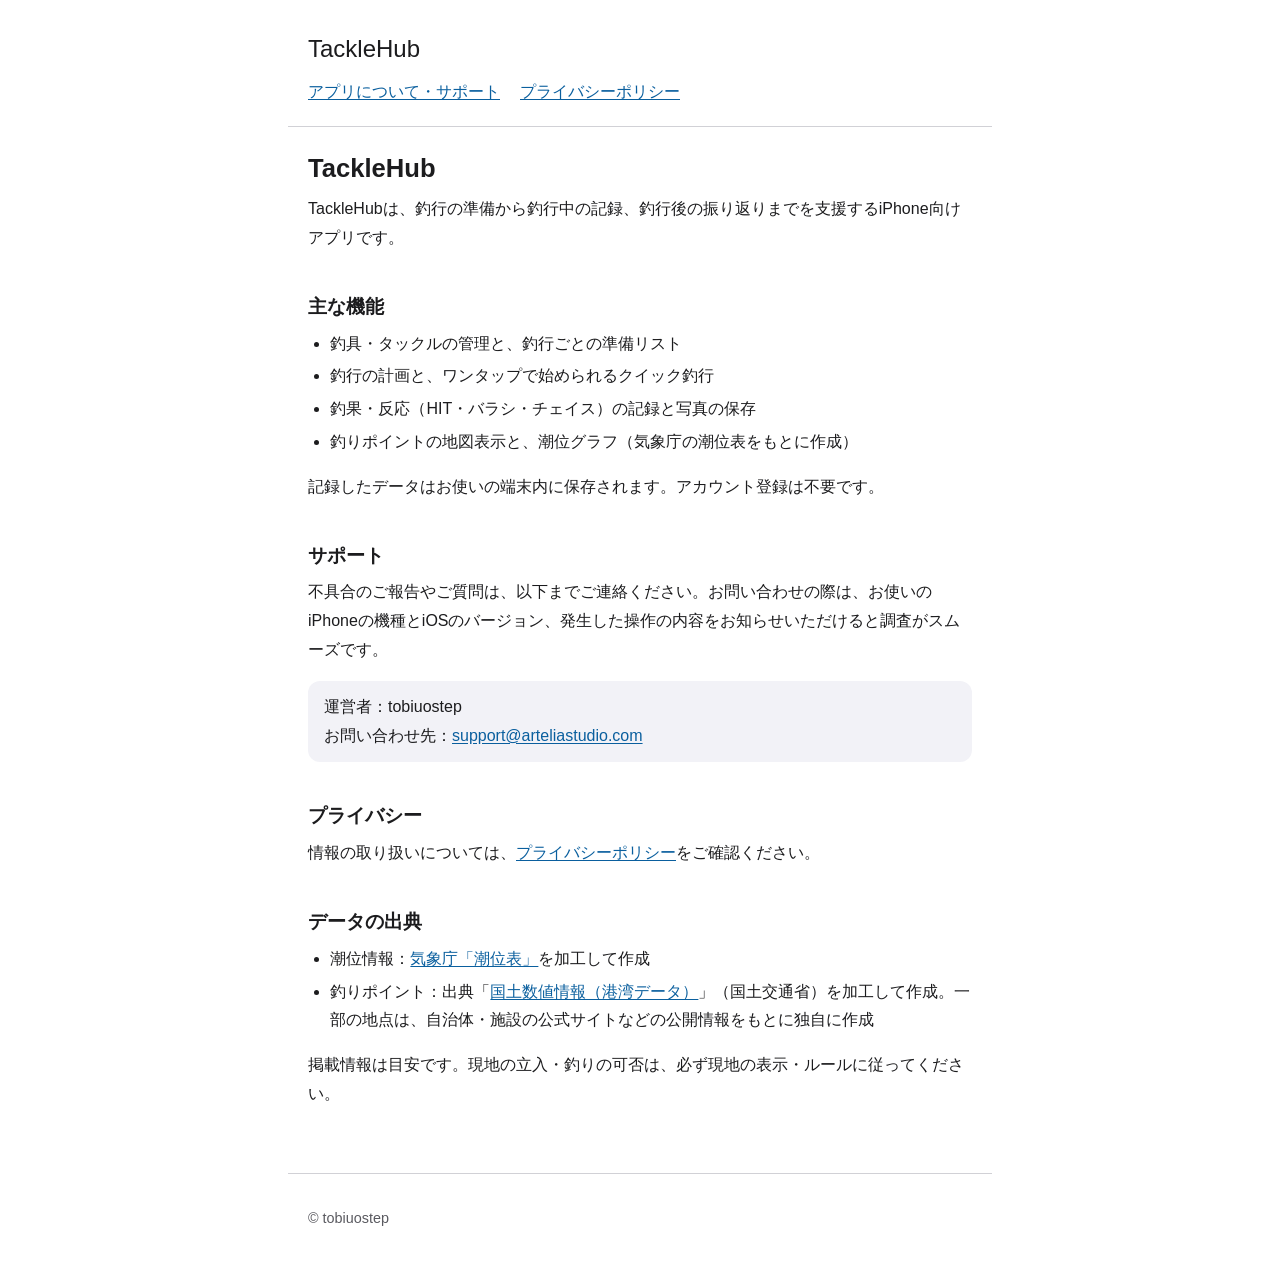
<file: index.html>
<!DOCTYPE html>
<html lang="ja">
<head>
  <meta charset="utf-8">
  <meta name="viewport" content="width=device-width, initial-scale=1">
  <title>TackleHub | 釣行記録・釣具管理アプリ</title>
  <meta name="description" content="TackleHubは、釣行の計画、釣果の記録、釣具の管理を支援するiPhone向けアプリです。">
  <link rel="stylesheet" href="style.css">
</head>
<body>
  <a class="skip-link" href="#content">本文へ移動</a>
  <header>
    <p class="site-title"><a href="index.html">TackleHub</a></p>
    <nav aria-label="サイト内">
      <ul>
        <li><a href="index.html" aria-current="page">アプリについて・サポート</a></li>
        <li><a href="privacy.html">プライバシーポリシー</a></li>
      </ul>
    </nav>
  </header>

  <main id="content">
    <h1>TackleHub</h1>
    <p>TackleHubは、釣行の準備から釣行中の記録、釣行後の振り返りまでを支援するiPhone向けアプリです。</p>

    <h2 id="features">主な機能</h2>
    <ul>
      <li>釣具・タックルの管理と、釣行ごとの準備リスト</li>
      <li>釣行の計画と、ワンタップで始められるクイック釣行</li>
      <li>釣果・反応（HIT・バラシ・チェイス）の記録と写真の保存</li>
      <li>釣りポイントの地図表示と、潮位グラフ（気象庁の潮位表をもとに作成）</li>
    </ul>
    <p>記録したデータはお使いの端末内に保存されます。アカウント登録は不要です。</p>

    <h2 id="support">サポート</h2>
    <p>不具合のご報告やご質問は、以下までご連絡ください。お問い合わせの際は、お使いのiPhoneの機種とiOSのバージョン、発生した操作の内容をお知らせいただけると調査がスムーズです。</p>
    <p class="note">運営者：tobiuostep<br>お問い合わせ先：<a href="mailto:support@arteliastudio.com">support@arteliastudio.com</a></p>

    <h2 id="privacy">プライバシー</h2>
    <p>情報の取り扱いについては、<a href="privacy.html">プライバシーポリシー</a>をご確認ください。</p>

    <h2 id="data-sources">データの出典</h2>
    <ul>
      <li>潮位情報：<a href="https://www.data.jma.go.jp/kaiyou/db/tide/suisan/index.php">気象庁「潮位表」</a>を加工して作成</li>
      <li>釣りポイント：出典「<a href="https://nlftp.mlit.go.jp/ksj/gml/datalist/KsjTmplt-C02-v3_2.html">国土数値情報（港湾データ）</a>」（国土交通省）を加工して作成。一部の地点は、自治体・施設の公式サイトなどの公開情報をもとに独自に作成</li>
    </ul>
    <p>掲載情報は目安です。現地の立入・釣りの可否は、必ず現地の表示・ルールに従ってください。</p>
  </main>

  <footer>
    <p>© tobiuostep</p>
  </footer>
</body>
</html>
</file>
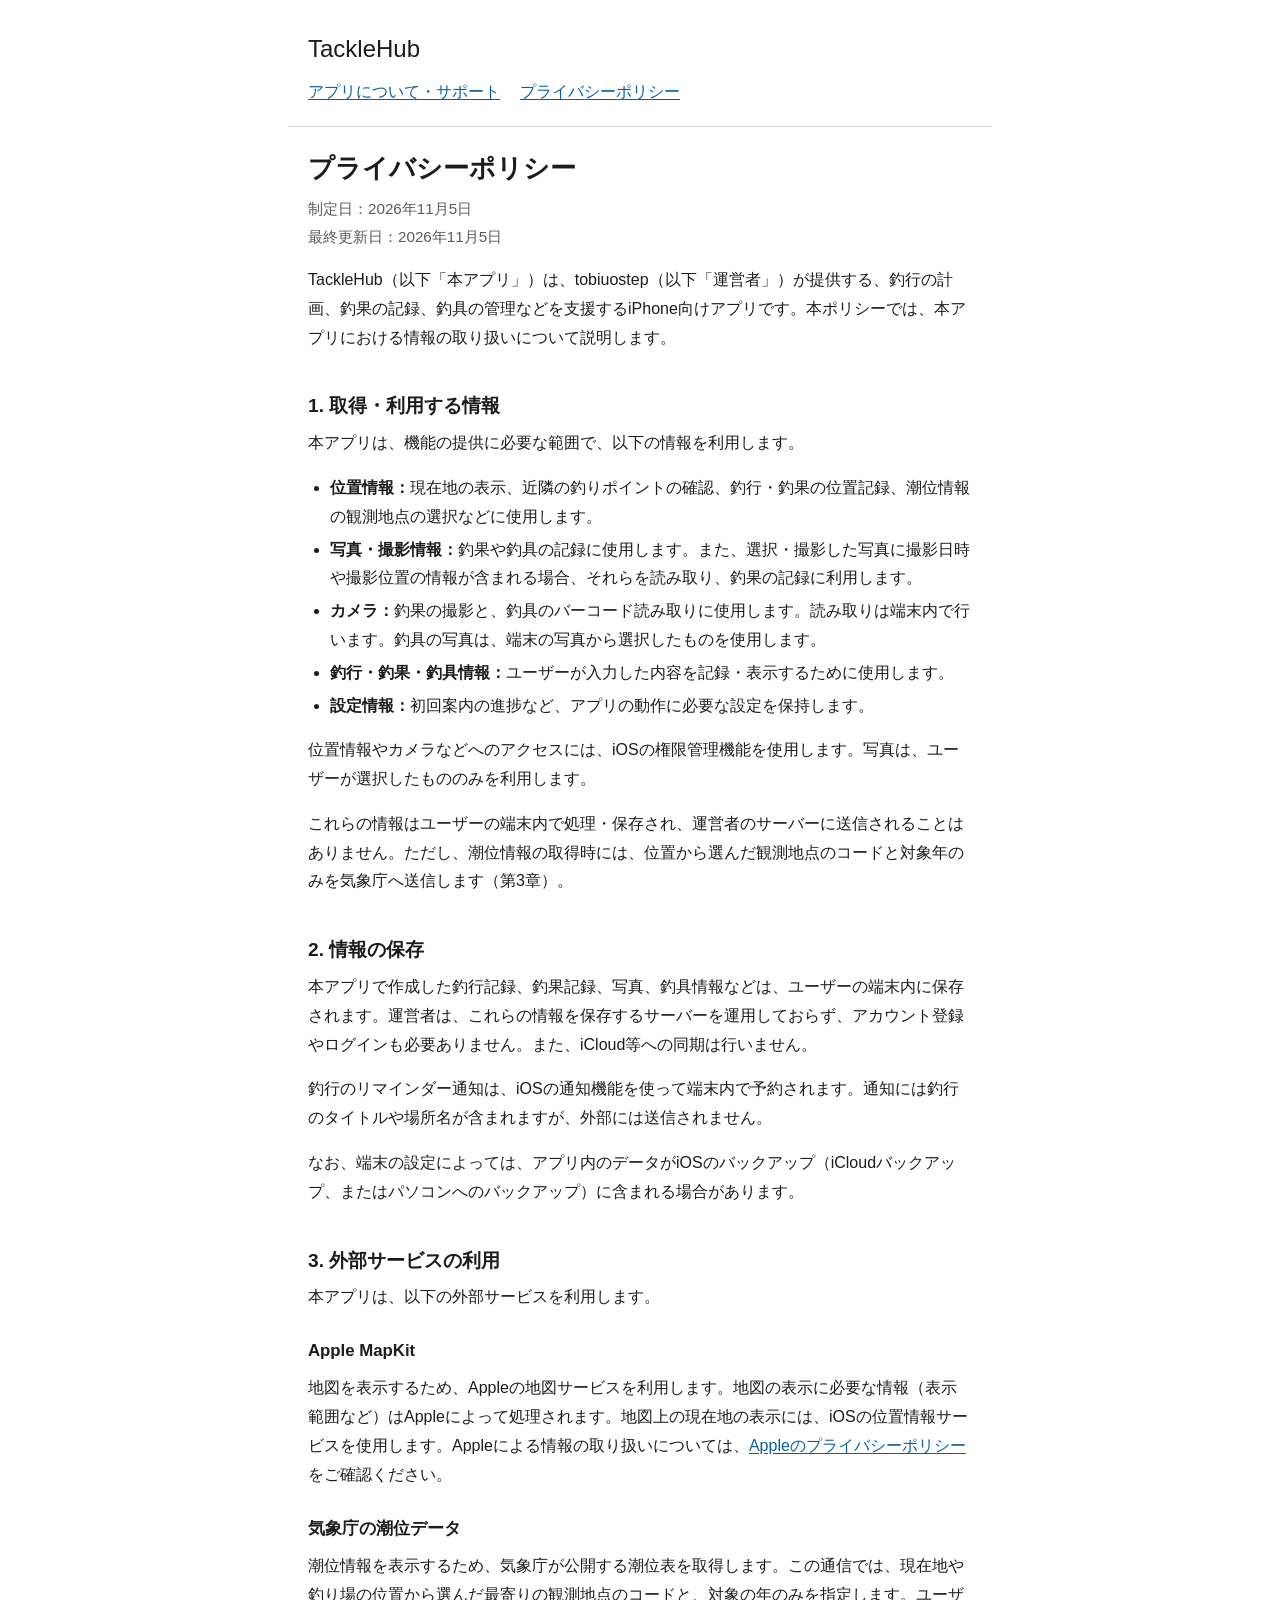
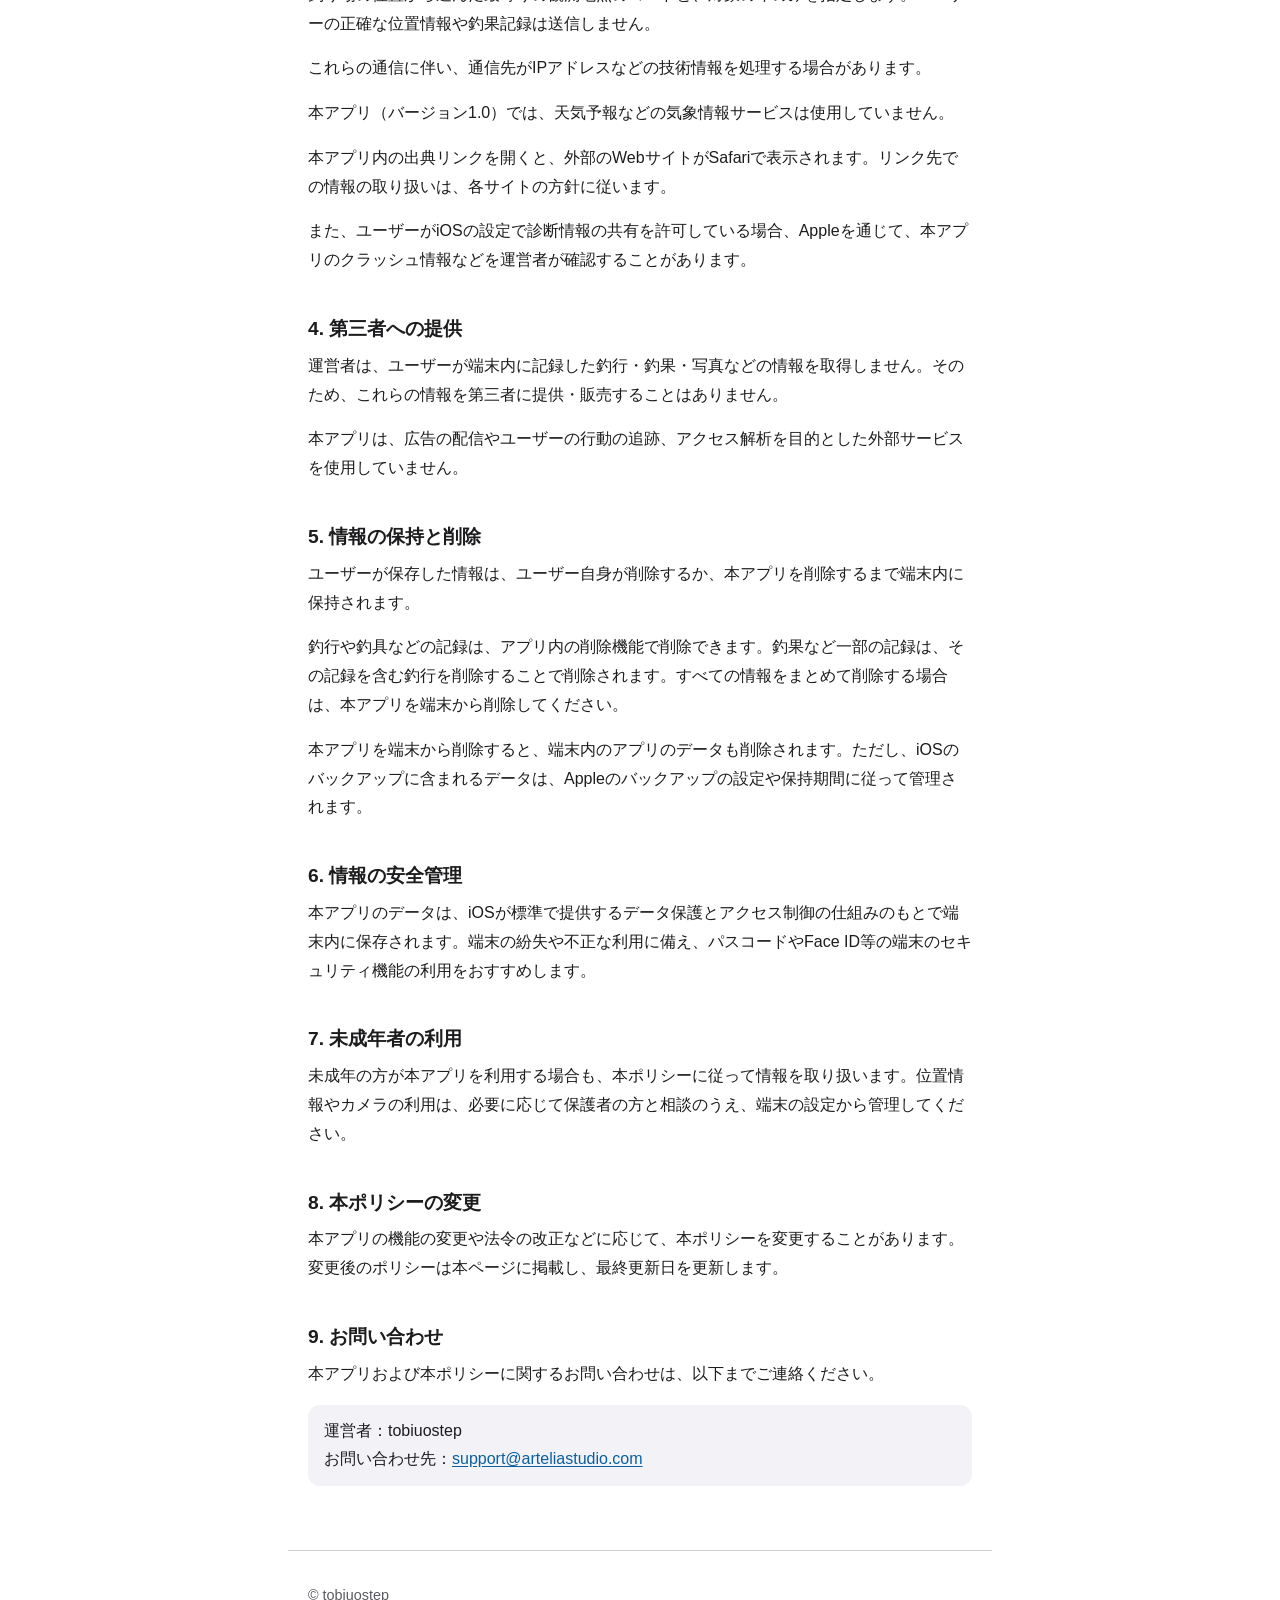
<file: privacy.html>
<!DOCTYPE html>
<html lang="ja">
<head>
  <meta charset="utf-8">
  <meta name="viewport" content="width=device-width, initial-scale=1">
  <title>プライバシーポリシー | TackleHub</title>
  <meta name="description" content="TackleHub（iPhone向け釣行記録アプリ）のプライバシーポリシーです。">
  <link rel="stylesheet" href="style.css">
</head>
<body>
  <a class="skip-link" href="#content">本文へ移動</a>
  <header>
    <p class="site-title"><a href="index.html">TackleHub</a></p>
    <nav aria-label="サイト内">
      <ul>
        <li><a href="index.html">アプリについて・サポート</a></li>
        <li><a href="privacy.html" aria-current="page">プライバシーポリシー</a></li>
      </ul>
    </nav>
  </header>

  <main id="content">
    <h1>プライバシーポリシー</h1>
    <p class="meta">制定日：2026年11月5日<br>最終更新日：2026年11月5日</p>

    <p>TackleHub（以下「本アプリ」）は、tobiuostep（以下「運営者」）が提供する、釣行の計画、釣果の記録、釣具の管理などを支援するiPhone向けアプリです。本ポリシーでは、本アプリにおける情報の取り扱いについて説明します。</p>

    <h2 id="information">1. 取得・利用する情報</h2>
    <p>本アプリは、機能の提供に必要な範囲で、以下の情報を利用します。</p>
    <ul>
      <li><strong>位置情報：</strong>現在地の表示、近隣の釣りポイントの確認、釣行・釣果の位置記録、潮位情報の観測地点の選択などに使用します。</li>
      <li><strong>写真・撮影情報：</strong>釣果や釣具の記録に使用します。また、選択・撮影した写真に撮影日時や撮影位置の情報が含まれる場合、それらを読み取り、釣果の記録に利用します。</li>
      <li><strong>カメラ：</strong>釣果の撮影と、釣具のバーコード読み取りに使用します。読み取りは端末内で行います。釣具の写真は、端末の写真から選択したものを使用します。</li>
      <li><strong>釣行・釣果・釣具情報：</strong>ユーザーが入力した内容を記録・表示するために使用します。</li>
      <li><strong>設定情報：</strong>初回案内の進捗など、アプリの動作に必要な設定を保持します。</li>
    </ul>
    <p>位置情報やカメラなどへのアクセスには、iOSの権限管理機能を使用します。写真は、ユーザーが選択したもののみを利用します。</p>
    <p>これらの情報はユーザーの端末内で処理・保存され、運営者のサーバーに送信されることはありません。ただし、潮位情報の取得時には、位置から選んだ観測地点のコードと対象年のみを気象庁へ送信します（第3章）。</p>

    <h2 id="storage">2. 情報の保存</h2>
    <p>本アプリで作成した釣行記録、釣果記録、写真、釣具情報などは、ユーザーの端末内に保存されます。運営者は、これらの情報を保存するサーバーを運用しておらず、アカウント登録やログインも必要ありません。また、iCloud等への同期は行いません。</p>
    <p>釣行のリマインダー通知は、iOSの通知機能を使って端末内で予約されます。通知には釣行のタイトルや場所名が含まれますが、外部には送信されません。</p>
    <p>なお、端末の設定によっては、アプリ内のデータがiOSのバックアップ（iCloudバックアップ、またはパソコンへのバックアップ）に含まれる場合があります。</p>

    <h2 id="services">3. 外部サービスの利用</h2>
    <p>本アプリは、以下の外部サービスを利用します。</p>

    <h3>Apple MapKit</h3>
    <p>地図を表示するため、Appleの地図サービスを利用します。地図の表示に必要な情報（表示範囲など）はAppleによって処理されます。地図上の現在地の表示には、iOSの位置情報サービスを使用します。Appleによる情報の取り扱いについては、<a href="https://www.apple.com/jp/legal/privacy/">Appleのプライバシーポリシー</a>をご確認ください。</p>

    <h3>気象庁の潮位データ</h3>
    <p>潮位情報を表示するため、気象庁が公開する潮位表を取得します。この通信では、現在地や釣り場の位置から選んだ最寄りの観測地点のコードと、対象の年のみを指定します。ユーザーの正確な位置情報や釣果記録は送信しません。</p>

    <p>これらの通信に伴い、通信先がIPアドレスなどの技術情報を処理する場合があります。</p>
    <p>本アプリ（バージョン1.0）では、天気予報などの気象情報サービスは使用していません。</p>
    <p>本アプリ内の出典リンクを開くと、外部のWebサイトがSafariで表示されます。リンク先での情報の取り扱いは、各サイトの方針に従います。</p>
    <p>また、ユーザーがiOSの設定で診断情報の共有を許可している場合、Appleを通じて、本アプリのクラッシュ情報などを運営者が確認することがあります。</p>

    <h2 id="third-parties">4. 第三者への提供</h2>
    <p>運営者は、ユーザーが端末内に記録した釣行・釣果・写真などの情報を取得しません。そのため、これらの情報を第三者に提供・販売することはありません。</p>
    <p>本アプリは、広告の配信やユーザーの行動の追跡、アクセス解析を目的とした外部サービスを使用していません。</p>

    <h2 id="retention">5. 情報の保持と削除</h2>
    <p>ユーザーが保存した情報は、ユーザー自身が削除するか、本アプリを削除するまで端末内に保持されます。</p>
    <p>釣行や釣具などの記録は、アプリ内の削除機能で削除できます。釣果など一部の記録は、その記録を含む釣行を削除することで削除されます。すべての情報をまとめて削除する場合は、本アプリを端末から削除してください。</p>
    <p>本アプリを端末から削除すると、端末内のアプリのデータも削除されます。ただし、iOSのバックアップに含まれるデータは、Appleのバックアップの設定や保持期間に従って管理されます。</p>

    <h2 id="security">6. 情報の安全管理</h2>
    <p>本アプリのデータは、iOSが標準で提供するデータ保護とアクセス制御の仕組みのもとで端末内に保存されます。端末の紛失や不正な利用に備え、パスコードやFace ID等の端末のセキュリティ機能の利用をおすすめします。</p>

    <h2 id="minors">7. 未成年者の利用</h2>
    <p>未成年の方が本アプリを利用する場合も、本ポリシーに従って情報を取り扱います。位置情報やカメラの利用は、必要に応じて保護者の方と相談のうえ、端末の設定から管理してください。</p>

    <h2 id="changes">8. 本ポリシーの変更</h2>
    <p>本アプリの機能の変更や法令の改正などに応じて、本ポリシーを変更することがあります。変更後のポリシーは本ページに掲載し、最終更新日を更新します。</p>

    <h2 id="contact">9. お問い合わせ</h2>
    <p>本アプリおよび本ポリシーに関するお問い合わせは、以下までご連絡ください。</p>
    <p class="note">運営者：tobiuostep<br>お問い合わせ先：<a href="mailto:support@arteliastudio.com">support@arteliastudio.com</a></p>
  </main>

  <footer>
    <p>© tobiuostep</p>
  </footer>
</body>
</html>
</file>
<file: style.css>
:root {
  color-scheme: light dark;
  --text: #1c1c1e;
  --muted: #5a5a60;
  --bg: #ffffff;
  --surface: #f2f2f7;
  --accent: #0a5f9e;
  --border: #d1d1d6;
}

@media (prefers-color-scheme: dark) {
  :root {
    --text: #f2f2f7;
    --muted: #b8b8bf;
    --bg: #000000;
    --surface: #1c1c1e;
    --accent: #6cb6ff;
    --border: #3a3a3c;
  }
}

* {
  box-sizing: border-box;
}

html {
  -webkit-text-size-adjust: 100%;
  text-size-adjust: 100%;
}

body {
  margin: 0;
  background: var(--bg);
  color: var(--text);
  font-family: -apple-system, BlinkMacSystemFont, "Hiragino Sans", "Hiragino Kaku Gothic ProN", "Noto Sans JP", "Yu Gothic", sans-serif;
  font-size: 1rem;
  line-height: 1.8;
  word-break: normal;
  overflow-wrap: anywhere;
}

.skip-link {
  position: absolute;
  left: -9999px;
}

.skip-link:focus {
  left: 1rem;
  top: 1rem;
  padding: 0.5rem 1rem;
  background: var(--surface);
  color: var(--text);
  z-index: 1;
}

header,
main,
footer {
  max-width: 44rem;
  margin: 0 auto;
  padding: 0 1.25rem;
}

header {
  padding-top: 2rem;
  padding-bottom: 1rem;
  border-bottom: 1px solid var(--border);
}

.site-title {
  margin: 0;
  font-size: 1.5rem;
  line-height: 1.4;
}

.site-title a {
  color: inherit;
  text-decoration: none;
}

nav ul {
  display: flex;
  flex-wrap: wrap;
  gap: 0.5rem 1.25rem;
  margin: 0.5rem 0 0;
  padding: 0;
  list-style: none;
}

main {
  padding-top: 1.5rem;
  padding-bottom: 3rem;
}

h1 {
  font-size: 1.6rem;
  line-height: 1.4;
  margin: 0 0 0.5rem;
}

h2 {
  font-size: 1.2rem;
  line-height: 1.5;
  margin: 2.25rem 0 0.5rem;
  padding-top: 0.25rem;
}

h3 {
  font-size: 1.05rem;
  margin: 1.5rem 0 0.25rem;
}

p,
ul {
  margin: 0.5rem 0 1rem;
}

ul {
  padding-left: 1.4rem;
}

li {
  margin: 0.25rem 0;
}

a {
  color: var(--accent);
  text-underline-offset: 0.15em;
}

a:focus-visible {
  outline: 3px solid var(--accent);
  outline-offset: 2px;
}

.meta {
  color: var(--muted);
  font-size: 0.95rem;
}

.note {
  background: var(--surface);
  border-radius: 0.75rem;
  padding: 0.75rem 1rem;
}

footer {
  padding-top: 1.5rem;
  padding-bottom: 2.5rem;
  border-top: 1px solid var(--border);
  color: var(--muted);
  font-size: 0.9rem;
}
</file>
